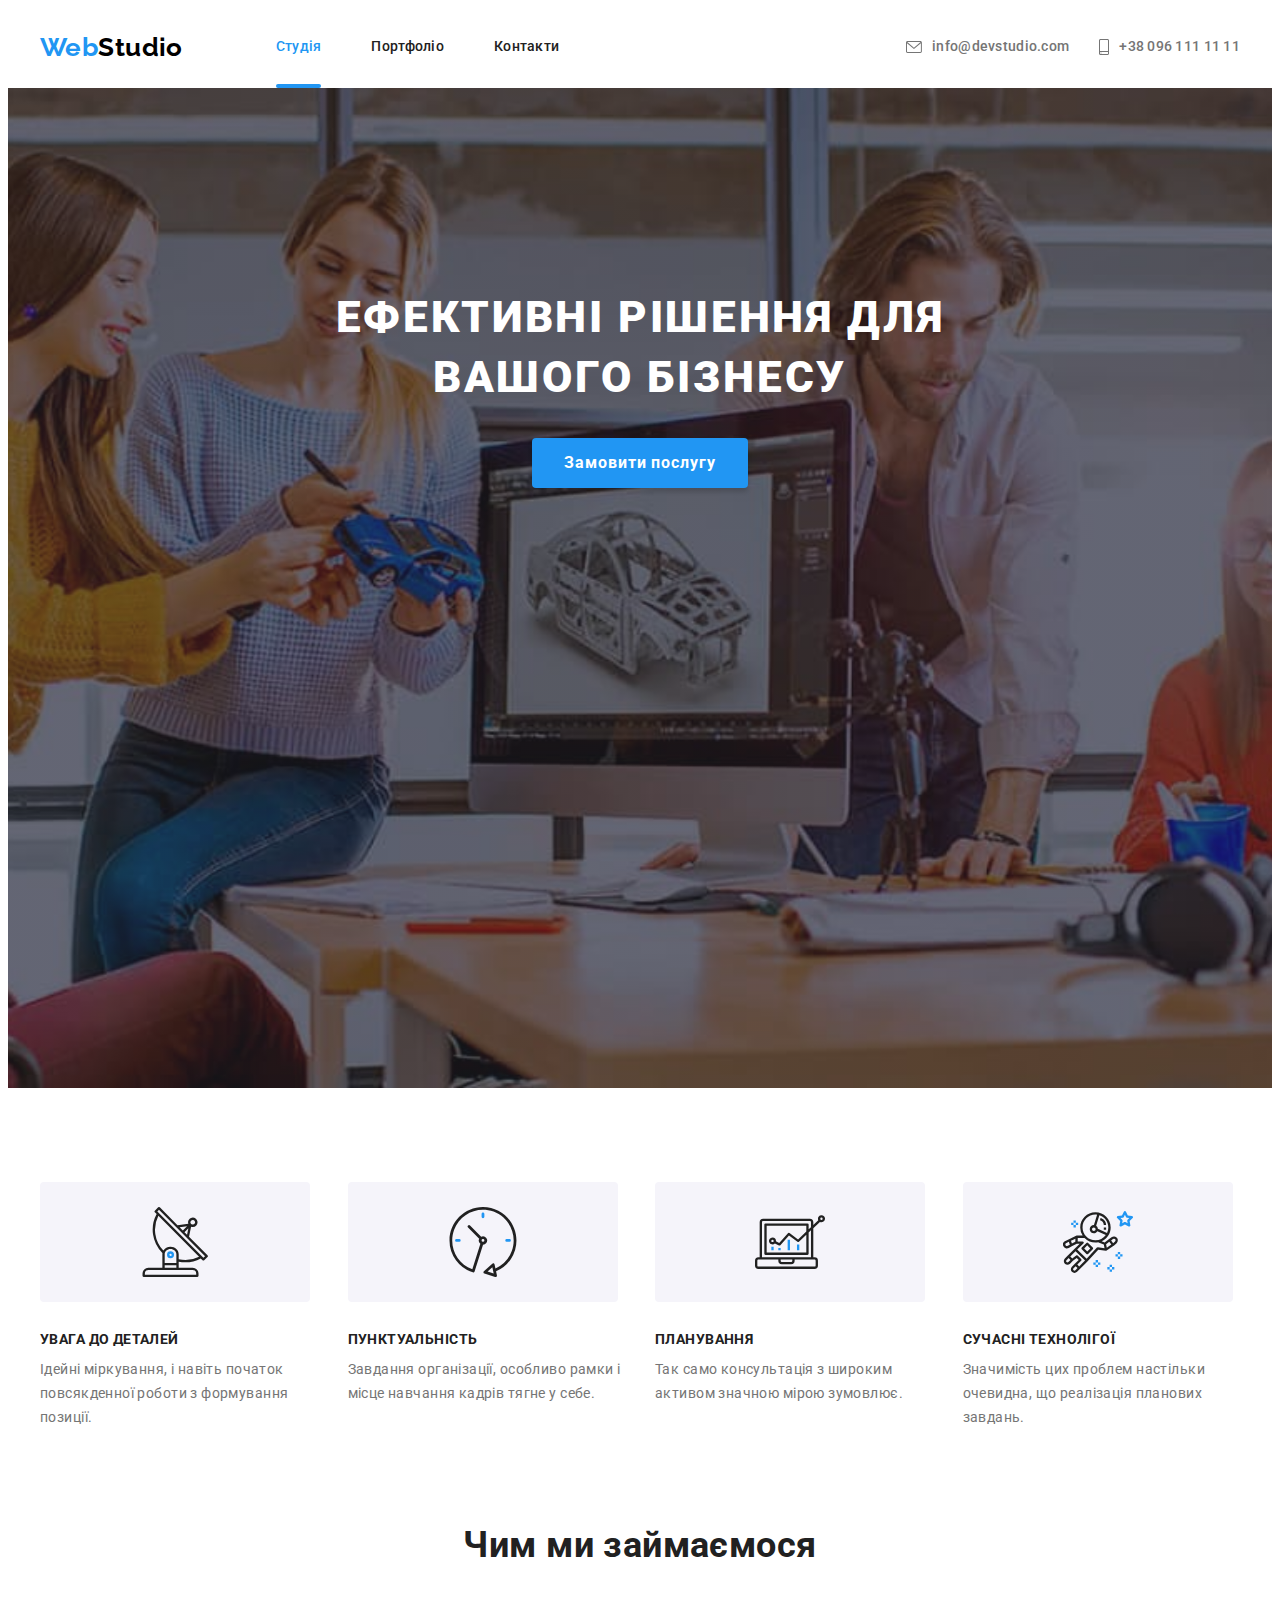
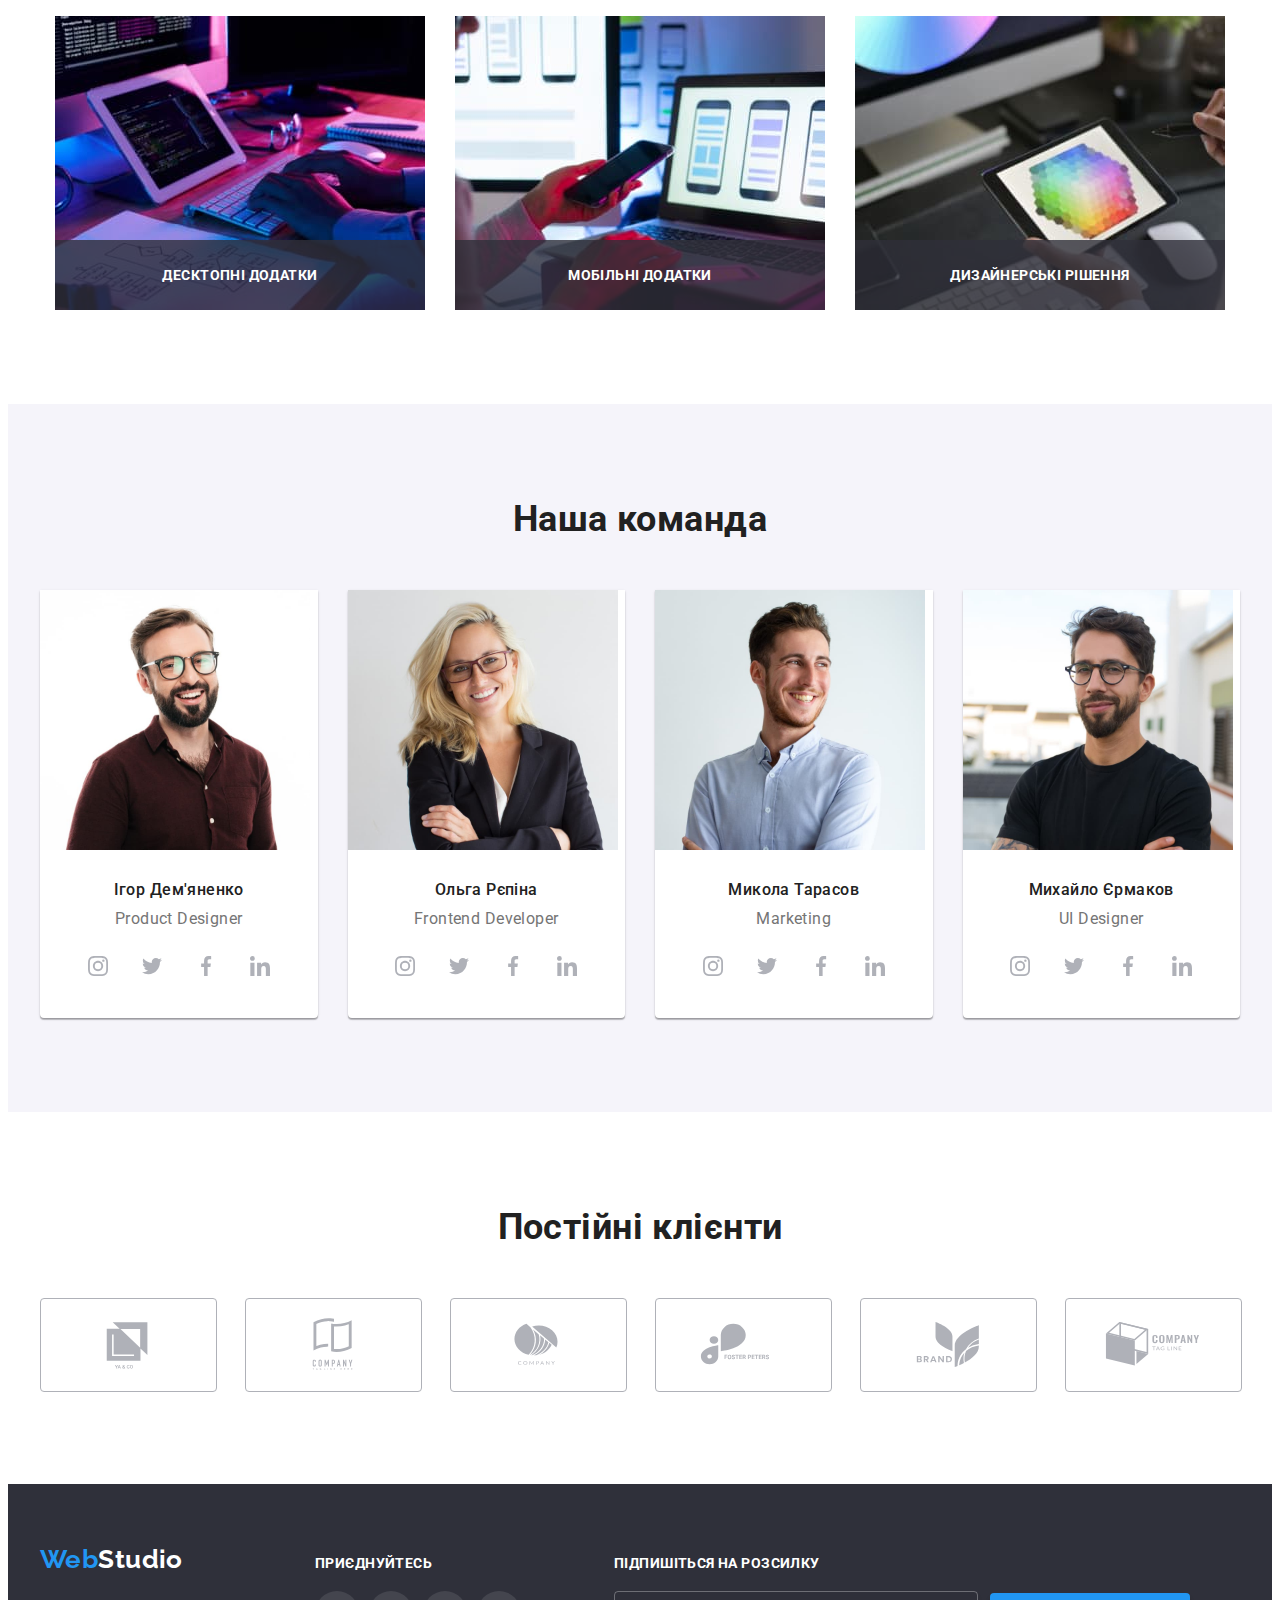
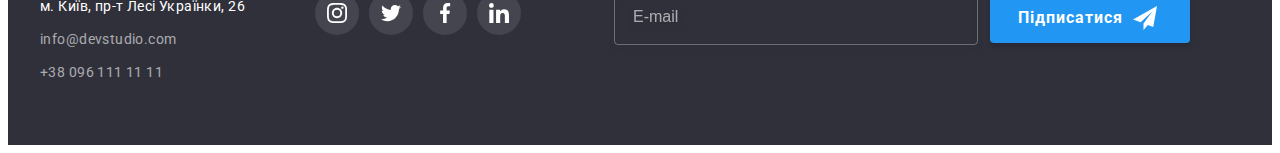
<file: index.html>
<!DOCTYPE html>
<html lang="uk">
  <head>
    <meta charset="UTF-8" />
    <meta http-equiv="X-UA-Compatible" content="IE=edge" />
    <meta name="viewport" content="width=device-width, initial-scale=1.0" />
    <title>Web-Studio-(Version-2.1)</title>
    <link rel="preconnect" href="https://fonts.googleapis.com" />
    <link rel="preconnect" href="https://fonts.gstatic.com" crossorigin />
    <link
      href="https://fonts.googleapis.com/css2?family=Raleway:wght@700&family=Roboto:wght@400;500;700;900&display=swap"
      rel="stylesheet"
    />
    <link
      rel="stylesheet"
      href="https://cdnjs.cloudflare.com/ajax/libs/modern-normalize/1.1.0/modern-normalize.min.css"
      integrity="sha512-wpPYUAdjBVSE4KJnH1VR1HeZfpl1ub8YT/NKx4PuQ5NmX2tKuGu6U/JRp5y+Y8XG2tV+wKQpNHVUX03MfMFn9Q=="
      crossorigin="anonymous"
      referrerpolicy="no-referrer"
    />
    <link rel="stylesheet" href="./css/main.min.css" />
  </head>
  <body>
    <header class="header">
      <div class="container header__container">
        <nav class="navigation">
          <a class="logo navigation__logo link" href="./index.html"
            >Web<span class="logo--dark">Studio</span></a
          >
          <ul class="meny list">
            <li class="meny__item">
              <a class="meny__link link current" href="./index.html">Студія</a>
            </li>
            <li class="meny__item">
              <a class="meny__link link" href="./portfolio.html">Портфоліо</a>
            </li>
            <li class="meny__item">
              <a class="meny__link link" href="#">Контакти</a>
            </li>
          </ul>
        </nav>
        <ul class="contacts list">
          <li class="cotacts__item">
            <a class="cotacts__link link" href="mailto:info@devstudio.com"
              ><svg class="contacts__icon" width="16" height="12">
                <use href="./images/icons.svg#icon-envelope"></use></svg
              >info@devstudio.com</a
            >
          </li>
          <li class="cotacts__item">
            <a class="cotacts__link link" href="tel:+380961111111"
              ><svg class="contacts__icon" width="10" height="16">
                <use href="./images/icons.svg#icon-smartphone"></use></svg
              >+38 096 111 11 11</a
            >
          </li>
        </ul>
      </div>
    </header>
    <main>
      <section class="hero hero__wrap">
        <div class="container">
          <h1 class="hero__title">Ефективні рішення для вашого бізнесу</h1>
          <button class="hero__btn" type="button" data-modal-open>
            Замовити послугу
          </button>
        </div>
      </section>
      <section class="advantage advantage__container">
        <div class="container">
          <h2 class="visually-hidden">Наші переваги</h2>
          <ul class="pic-list list">
            <li class="pic-list__item">
              <div class="pic-list__wrap">
                <svg class="pic-list__icon" width="70" height="70">
                  <use href="./images/icons.svg#icon-Antena"></use>
                </svg>
              </div>
              <h3 class="pic-list__title">увага до деталей</h3>
              <p class="pic-list__txt">
                Ідейні міркування, і навіть початок повсякденної роботи з
                формування позиції.
              </p>
            </li>
            <li class="pic-list__item">
              <div class="pic-list__wrap">
                <svg class="pic-list__icon" width="70" height="70">
                  <use href="./images/icons.svg#icon-clock"></use>
                </svg>
              </div>
              <h3 class="pic-list__title">пунктуальність</h3>
              <p class="pic-list__txt">
                Завдання організації, особливо рамки і місце навчання кадрів
                тягне у себе.
              </p>
            </li>
            <li class="pic-list__item">
              <div class="pic-list__wrap">
                <svg class="pic-list__icon" width="70" height="70">
                  <use href="./images/icons.svg#icon-diagram"></use>
                </svg>
              </div>
              <h3 class="pic-list__title">планування</h3>
              <p class="pic-list__txt">
                Так само консультація з широким активом значною мірою зумовлює.
              </p>
            </li>
            <li class="pic-list__item">
              <div class="pic-list__wrap">
                <svg class="pic-list__icon" width="70" height="70">
                  <use href="./images/icons.svg#icon-astronaut"></use>
                </svg>
              </div>
              <h3 class="pic-list__title">сучасні технолігої</h3>
              <p class="pic-list__txt">
                Значимість цих проблем настільки очевидна, що реалізація
                планових завдань.
              </p>
            </li>
          </ul>
        </div>
      </section>

      <section class="projects section">
        <div class="container">
          <h2 class="projects__title">Чим ми займаємося</h2>
          <ul class="card-list list">
            <li>
              <div class="card-list__thumb">
                <img
                  src="./images/tas-1.jpg"
                  alt="Працює на планшеті"
                  width="370"
                  height="294"
                />
                <p class="card-list__text">Десктопні додатки</p>
              </div>
            </li>
            <li>
              <div class="card-list__thumb">
                <img
                  src="./images/tas-2.jpg"
                  alt="Додатки на єкрані"
                  width="370"
                  height="294"
                />
                <p class="card-list__text">Мобільні додатки</p>
              </div>
            </li>
            <li>
              <div class="card-list__thumb">
                <img
                  src="./images/tas-3.jpg"
                  alt="Фігура на планшеті"
                  width="370"
                  height="294"
                />
                <p class="card-list__text">Дизайнерські рішення</p>
              </div>
            </li>
          </ul>
        </div>
      </section>
      <section class="team section">
        <div class="container">
          <h2 class="team__title">Наша команда</h2>
          <ul class="people-list list">
            <li class="people-list__item">
              <img
                src="./images/team-1.jpg"
                alt="Усміхнений хлопець в окулярах"
                width="270"
                height="260"
              />
              <div class="people-list__wrap">
                <h3 class="people-list__name">Ігор Дем'яненко</h3>
                <p class="people-list__job">Product Designer</p>
                <ul class="soc-list list">
                  <li class="soc-list__item">
                    <a class="soc-list__link link" href=""
                      ><svg class="soc-list__icon" width="20" height="20">
                        <use
                          href="./images/icons.svg#icon-instagram"
                        ></use></svg
                    ></a>
                  </li>
                  <li class="soc-list__item">
                    <a class="soc-list__link link" href=""
                      ><svg class="soc-list__icon" width="20" height="20">
                        <use href="./images/icons.svg#icon-twitter"></use></svg
                    ></a>
                  </li>
                  <li class="soc-list__item">
                    <a class="soc-list__link link" href=""
                      ><svg class="soc-list__icon" width="20" height="20">
                        <use href="./images/icons.svg#icon-facebook"></use></svg
                    ></a>
                  </li>
                  <li class="soc-list__item">
                    <a class="soc-list__link link" href=""
                      ><svg class="soc-list__icon" width="20" height="20">
                        <use href="./images/icons.svg#icon-linkedin"></use></svg
                    ></a>
                  </li>
                </ul>
              </div>
            </li>
            <li class="people-list__item">
              <img
                src="./images/team-2.jpg"
                alt="Дівчина в окулярах"
                width="270"
                height="260"
              />
              <div class="people-list__wrap">
                <h3 class="people-list__name">Ольга Рєпіна</h3>
                <p class="people-list__job">Frontend Developer</p>
                <ul class="soc-list list">
                  <li class="soc-list__item">
                    <a class="soc-list__link link" href=""
                      ><svg class="soc-list__icon" width="20" height="20">
                        <use
                          href="./images/icons.svg#icon-instagram"
                        ></use></svg
                    ></a>
                  </li>
                  <li class="soc-list__item">
                    <a class="soc-list__link link" href=""
                      ><svg class="soc-list__icon" width="20" height="20">
                        <use href="./images/icons.svg#icon-twitter"></use></svg
                    ></a>
                  </li>
                  <li class="soc-list__item">
                    <a class="soc-list__link link" href=""
                      ><svg class="soc-list__icon" width="20" height="20">
                        <use href="./images/icons.svg#icon-facebook"></use></svg
                    ></a>
                  </li>
                  <li class="soc-list__item">
                    <a class="soc-list__link link" href=""
                      ><svg class="soc-list__icon" width="20" height="20">
                        <use href="./images/icons.svg#icon-linkedin"></use></svg
                    ></a>
                  </li>
                </ul>
              </div>
            </li>
            <li class="people-list__item">
              <img
                src="./images/team-3.jpg"
                alt="Усміхнений хлопець"
                width="270"
                height="260"
              />
              <div class="people-list__wrap">
                <h3 class="people-list__name">Микола Тарасов</h3>
                <p class="people-list__job">Marketing</p>
                <ul class="soc-list list">
                  <li class="soc-list__item">
                    <a class="soc-list__link link" href=""
                      ><svg class="soc-list__icon" width="20" height="20">
                        <use
                          href="./images/icons.svg#icon-instagram"
                        ></use></svg
                    ></a>
                  </li>
                  <li class="soc-list__item">
                    <a class="soc-list__link link" href=""
                      ><svg class="soc-list__icon" width="20" height="20">
                        <use href="./images/icons.svg#icon-twitter"></use></svg
                    ></a>
                  </li>
                  <li class="soc-list__item">
                    <a class="soc-list__link link" href=""
                      ><svg class="soc-list__icon" width="20" height="20">
                        <use href="./images/icons.svg#icon-facebook"></use></svg
                    ></a>
                  </li>
                  <li class="soc-list__item">
                    <a class="soc-list__link link" href=""
                      ><svg class="soc-list__icon" width="20" height="20">
                        <use href="./images/icons.svg#icon-linkedin"></use></svg
                    ></a>
                  </li>
                </ul>
              </div>
            </li>
            <li class="people-list__item">
              <img
                src="./images/team-4.jpg"
                alt="Хлопець в окулярах"
                width="270"
                height="260"
              />
              <div class="people-list__wrap">
                <h3 class="people-list__name">Михайло Єрмаков</h3>
                <p class="people-list__job">UI Designer</p>
                <ul class="soc-list list">
                  <li class="soc-list__item">
                    <a class="soc-list__link link" href=""
                      ><svg class="soc-list__icon" width="20" height="20">
                        <use
                          href="./images/icons.svg#icon-instagram"
                        ></use></svg
                    ></a>
                  </li>
                  <li class="soc-list__item">
                    <a class="soc-list__link link" href=""
                      ><svg class="soc-list__icon" width="20" height="20">
                        <use href="./images/icons.svg#icon-twitter"></use></svg
                    ></a>
                  </li>
                  <li class="soc-list__item">
                    <a class="soc-list__link link" href=""
                      ><svg class="soc-list__icon" width="20" height="20">
                        <use href="./images/icons.svg#icon-facebook"></use></svg
                    ></a>
                  </li>
                  <li class="soc-list__item">
                    <a class="soc-list__link link" href=""
                      ><svg class="soc-list__icon" width="20" height="20">
                        <use href="./images/icons.svg#icon-linkedin"></use></svg
                    ></a>
                  </li>
                </ul>
              </div>
            </li>
          </ul>
        </div>
      </section>
      <section class="clients section">
        <div class="container">
          <h2 class="clients__title">Постійні клієнти</h2>
          <ul class="icons-list list">
            <li class="icons-list__item">
              <a class="icons-list__link link" href=""
                ><svg class="icons-list__icon" width="106" height="60">
                  <use href="./images/icons.svg#icon-client-1"></use></svg
              ></a>
            </li>
            <li class="icons-list__item">
              <a class="icons-list__link link" href=""
                ><svg class="icons-list__icon" width="106" height="60">
                  <use href="./images/icons.svg#icon-client-2"></use></svg
              ></a>
            </li>
            <li class="icons-list__item">
              <a class="icons-list__link link" href=""
                ><svg class="icons-list__icon" width="106" height="60">
                  <use href="./images/icons.svg#icon-client-3"></use></svg
              ></a>
            </li>
            <li class="icons-list__item">
              <a class="icons-list__link link" href=""
                ><svg class="icons-list__icon" width="106" height="60">
                  <use href="./images/icons.svg#icon-client-4"></use></svg
              ></a>
            </li>
            <li class="icons-list__item">
              <a class="icons-list__link link" href=""
                ><svg class="icons-list__icon" width="106" height="60">
                  <use href="./images/icons.svg#icon-client-5"></use></svg
              ></a>
            </li>
            <li class="icons-list__item">
              <a class="icons-list__link link" href=""
                ><svg class="icons-list__icon" width="106" height="60">
                  <use href="./images/icons.svg#icon-client-6"></use></svg
              ></a>
            </li>
          </ul>
        </div>
      </section>
    </main>
    <footer class="footer footer__container">
      <div class="footer__address container">
        <div class="requisites requisites__container">
          <a class="logo footer__logo link" href="./index.html"
            >Web<span class="logo--light">Studio</span></a
          >
          <address class="requisites__main">
            <ul class="requisites__list list">
              <li class="requisites__item">
                <a
                  class="requisites__map link"
                  href="https://goo.gl/maps/8YUWCjoJRUapYNAK7"
                  target="_blank"
                  rel="noopener nofollow noreferrer"
                  >м. Київ, пр-т Лесі Українки, 26</a
                >
              </li>
              <li class="requisites__item">
                <a
                  class="requisites__link link"
                  href="mailto:info@devstudio.com"
                  >info@devstudio.com</a
                >
              </li>
              <li class="requisites__item">
                <a class="requisites__link link" href="tel:+380961111111"
                  >+38 096 111 11 11</a
                >
              </li>
            </ul>
          </address>
        </div>
        <div class="social social__container">
          <p class="social__text">приєднуйтесь</p>
          <ul class="social__list list">
            <li class="social__item">
              <a class="social__link link" href=""
                ><svg class="social__icon" width="20" height="20">
                  <use href="./images/icons.svg#icon-instagram"></use></svg
              ></a>
            </li>
            <li class="social__item">
              <a class="social__link link" href=""
                ><svg class="social__icon" width="20" height="20">
                  <use href="./images/icons.svg#icon-twitter"></use></svg
              ></a>
            </li>
            <li class="social__item">
              <a class="social__link link" href=""
                ><svg class="social__icon" width="20" height="20">
                  <use href="./images/icons.svg#icon-facebook"></use></svg
              ></a>
            </li>
            <li class="social__item">
              <a class="social__link link" href=""
                ><svg class="social__icon" width="20" height="20">
                  <use href="./images/icons.svg#icon-linkedin"></use></svg
              ></a>
            </li>
          </ul>
        </div>
        <div class="subscription">
          <p class="subscription__title">Підпишіться на розсилку</p>
          <form class="subscription__form">
            <input
              type="email"
              name="subscription-email"
              placeholder="E-mail"
              class="subscription__input"
            />
            <button type="submit" class="subscription__btn">
              Підписатися
              <svg class="subscription__icon" width="24" height="24">
                <use href="./images/icons.svg#icon-send"></use>
              </svg>
            </button>
          </form>
        </div>
      </div>
    </footer>
    <div class="backdrop is-hidden" data-modal>
      <div class="modal">
        <button type="button" class="modal-close" data-modal-close>
          <svg class="modal-icon" width="18" height="18">
            <use href="./images/icons.svg#icon-close-black"></use>
          </svg>
        </button>
        <p class="modal-title">Залиште свої дані, ми вам передзвонимо</p>
        <form class="modal-form">
          <div class="modal-field">
            <label for="user-name" class="input-label">Ім'я</label>
            <div class="input-wrap">
              <input
                type="text"
                name="user-name"
                id="user-name"
                class="modal-input"
              />
              <svg class="input-icon" width="18" height="18">
                <use href="./images/icons.svg#icon-person"></use>
              </svg>
            </div>
          </div>
          <div class="modal-field">
            <label for="user-tel" class="input-label">Телефон</label>
            <div class="input-wrap">
              <input
                type="tel"
                name="user-tel"
                id="user-tel"
                class="modal-input"
              />
              <svg class="input-icon" width="18" height="18">
                <use href="./images/icons.svg#icon-phone"></use>
              </svg>
            </div>
          </div>
          <div class="modal-field">
            <label for="user-email" class="input-label">Пошта</label>
            <div class="input-wrap">
              <input
                type="email"
                name="user-email"
                id="user-email"
                class="modal-input"
              />
              <svg class="input-icon" width="18" height="18">
                <use href="./images/icons.svg#icon-email"></use>
              </svg>
            </div>
          </div>
          <div class="modal-field">
            <label for="user-comment" class="input-label">Коментар</label>
            <textarea
              name="user-comment"
              id="user-comment"
              class="modal-text"
              placeholder="Введіть текст"
            ></textarea>
          </div>
          <div class="modal-field">
            <input
              type="checkbox"
              name="privacy"
              id="privacy"
              class="input-check visually-hidden"
            />
            <label for="privacy" class="check-text">
              <span>
                <svg class="check-icon" width="16" height="15">
                  <use href="./images/icons.svg#icon-check"></use>
                </svg>
              </span>
              Погоджуюся з розсилкою та приймаю
              <a href="#" class="check-link link">Умови договору</a></label
            >
          </div>
          <button type="submit" class="modal-form-btn">Відправити</button>
        </form>
      </div>
    </div>
    <script src="./js/modal.js"></script>
  </body>
</html>
</file>
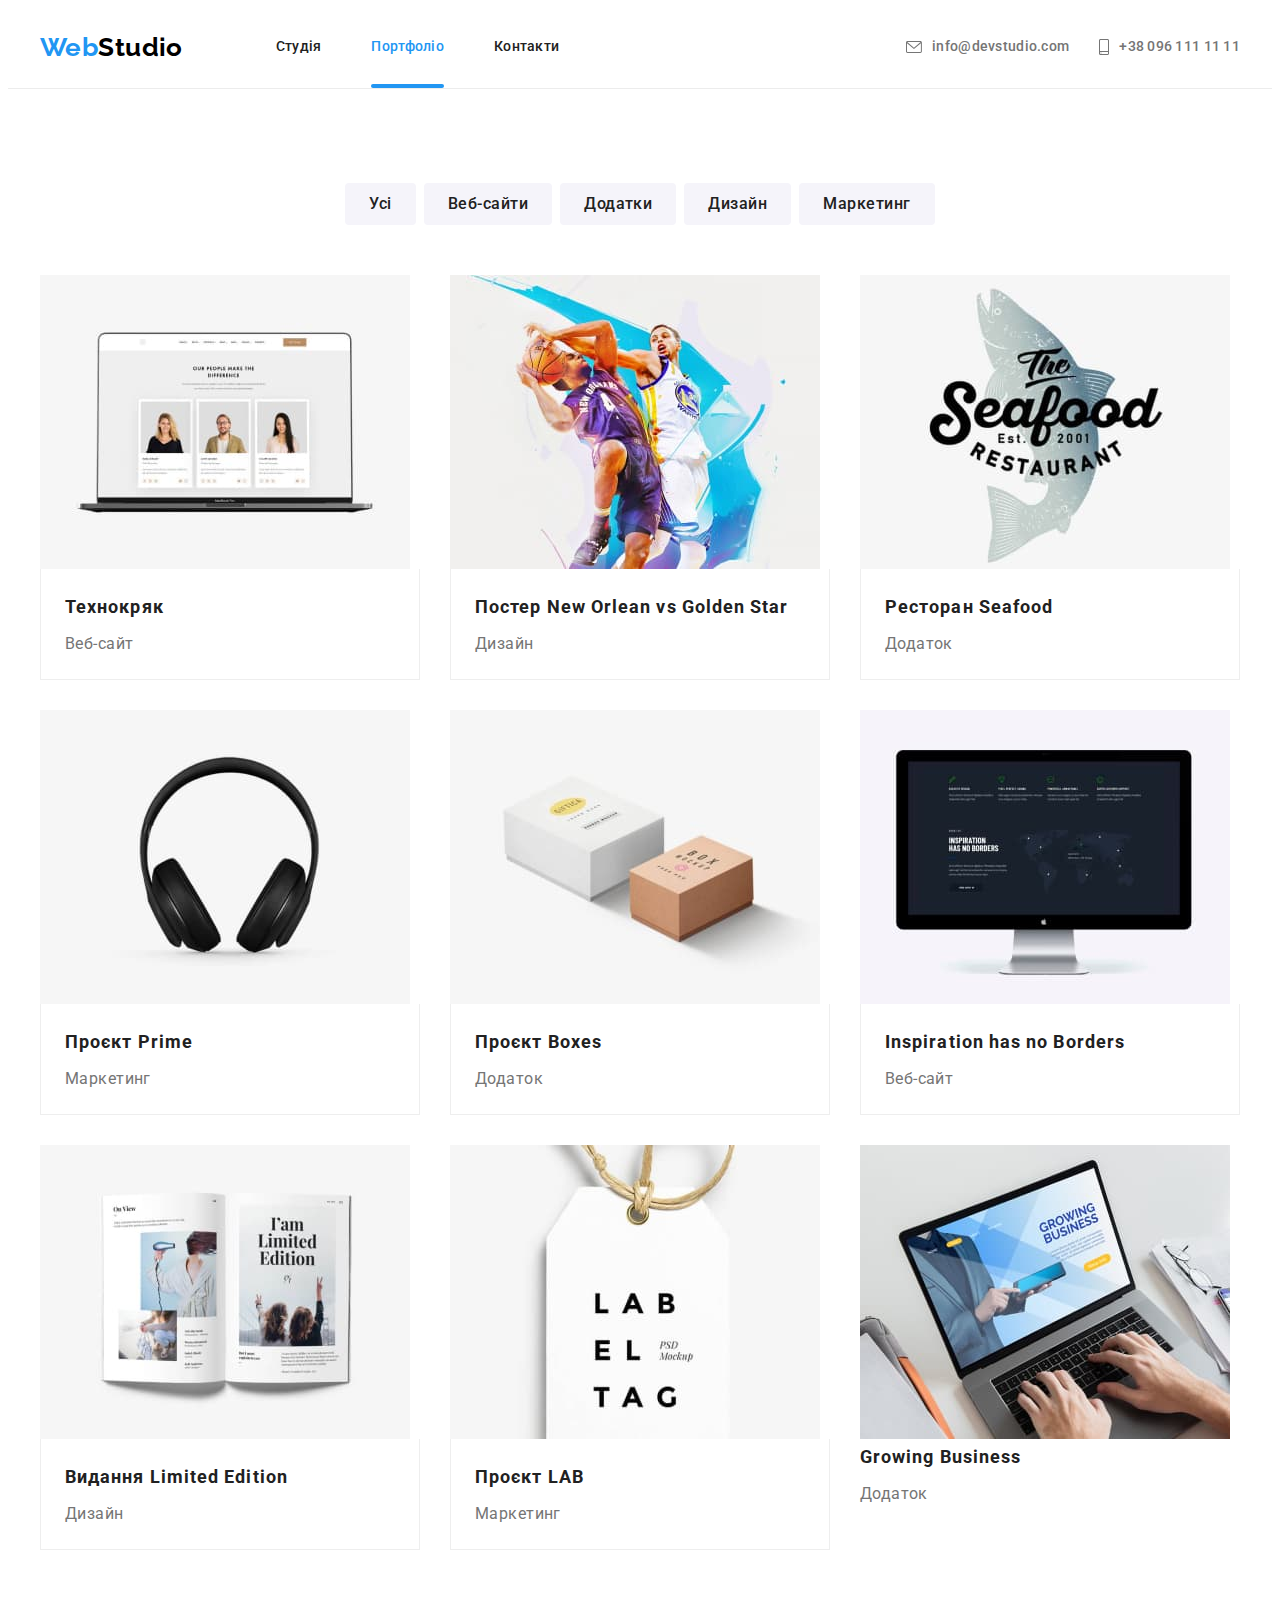
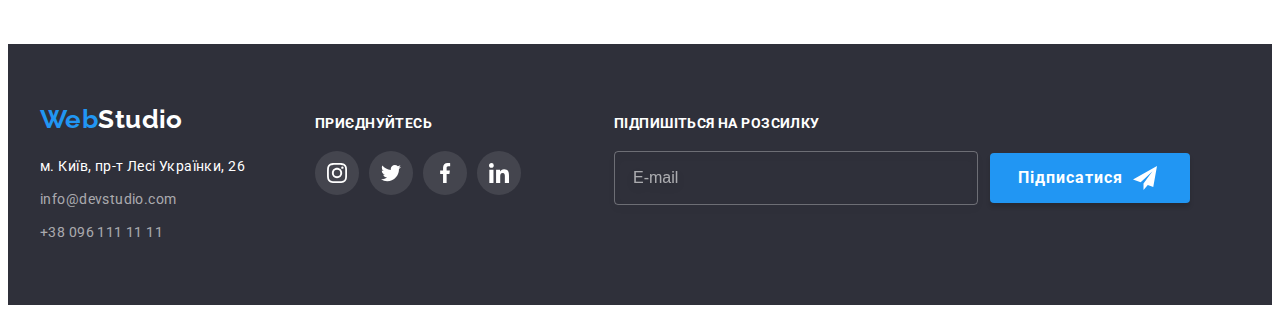
<file: portfolio.html>
<!DOCTYPE html>
<html lang="uk">
  <head>
    <meta charset="UTF-8" />
    <meta http-equiv="X-UA-Compatible" content="IE=edge" />
    <meta name="viewport" content="width=device-width, initial-scale=1.0" />
    <title>Web-Studio-(Version-2.1)</title>
    <link rel="preconnect" href="https://fonts.googleapis.com" />
    <link rel="preconnect" href="https://fonts.gstatic.com" crossorigin />
    <link
      href="https://fonts.googleapis.com/css2?family=Raleway:wght@700&family=Roboto:wght@400;500;700;900&display=swap"
      rel="stylesheet"
    />
    <link
      rel="stylesheet"
      href="https://cdnjs.cloudflare.com/ajax/libs/modern-normalize/1.1.0/modern-normalize.min.css"
      integrity="sha512-wpPYUAdjBVSE4KJnH1VR1HeZfpl1ub8YT/NKx4PuQ5NmX2tKuGu6U/JRp5y+Y8XG2tV+wKQpNHVUX03MfMFn9Q=="
      crossorigin="anonymous"
      referrerpolicy="no-referrer"
    />
    <link rel="stylesheet" href="./css/main.min.css" />
  </head>
  <body>
    <header class="header header__porfolio">
      <div class="container header__container">
        <nav class="navigation">
          <a class="logo navigation__logo link" href="./index.html"
            >Web<span class="logo--dark">Studio</span></a
          >
          <ul class="meny list">
            <li class="meny__item">
              <a class="meny__link link" href="./index.html">Студія</a>
            </li>
            <li class="meny__item">
              <a class="meny__link link current" href="./portfolio.html"
                >Портфоліо</a
              >
            </li>
            <li class="meny__item">
              <a class="meny__link link" href="#">Контакти</a>
            </li>
          </ul>
        </nav>
        <ul class="contacts list">
          <li class="cotacts__item">
            <a class="cotacts__link link" href="mailto:info@devstudio.com"
              ><svg class="contacts__icon" width="16" height="12">
                <use href="./images/icons.svg#icon-envelope"></use></svg
              >info@devstudio.com</a
            >
          </li>
          <li class="cotacts__item">
            <a class="cotacts__link link" href="tel:+380961111111"
              ><svg class="contacts__icon" width="10" height="16">
                <use href="./images/icons.svg#icon-smartphone"></use></svg
              >+38 096 111 11 11</a
            >
          </li>
        </ul>
      </div>
    </header>
    <main>
      <section class="portfolio section">
        <h1 class="visually-hidden">Наші роботи</h1>
        <div class="container">
          <ul class="filters list">
            <li class="filters__item">
              <button class="filters__btn" type="button">Усі</button>
            </li>
            <li class="filters__item">
              <button class="filters__btn" type="button">Веб-сайти</button>
            </li>
            <li class="filters__item">
              <button class="filters__btn" type="button">Додатки</button>
            </li>
            <li class="filters__item">
              <button class="filters__btn" type="button">Дизайн</button>
            </li>
            <li class="filters__item">
              <button class="filters__btn" type="button">Маркетинг</button>
            </li>
          </ul>

          <ul class="gallery list">
            <li class="gallery__item">
              <a class="gallery__link link" href="#">
                <div class="gallery__wrap">
                  <img
                    src="./images/portfolio-1.jpg"
                    alt="Три людини на екрані"
                    width="370"
                    height="294"
                  />
                  <p class="gallery__text">
                    Ресурс пропонує комплексні пропозиції з різним рівнем
                    функціоналу та сервісів. Все це дозволить відвідувачу
                    отримати вичерпні відомості про компанію чи приватну особу.
                  </p>
                </div>
                <div class="card-wrap">
                  <h2 class="card-wrap__title">Технокряк</h2>
                  <p class="card-wrap__text">Веб-сайт</p>
                </div>
              </a>
            </li>
            <li class="gallery__item">
              <a class="gallery__link link" href="#"
                ><div class="gallery__wrap">
                  <img
                    src="./images/portfolio-2.jpg"
                    alt="Два баскетболіста з м'ячем"
                    width="370"
                    height="294"
                  />
                  <p class="gallery__text">
                    Ресурс пропонує комплексні пропозиції з різним рівнем
                    функціоналу та сервісів. Все це дозволить відвідувачу
                    отримати вичерпні відомості про компанію чи приватну особу.
                  </p>
                </div>
                <div class="card-wrap">
                  <h2 class="card-wrap__title">
                    Постер New Orlean vs Golden Star
                  </h2>
                  <p class="card-wrap__text">Дизайн</p>
                </div></a
              >
            </li>
            <li class="gallery__item">
              <a class="gallery__link link" href="#"
                ><div class="gallery__wrap">
                  <img
                    src="./images/portfolio-3.jpg"
                    alt="Риба з текстом"
                    width="370"
                    height="294"
                  />
                  <p class="gallery__text">
                    Ресурс пропонує комплексні пропозиції з різним рівнем
                    функціоналу та сервісів. Все це дозволить відвідувачу
                    отримати вичерпні відомості про компанію чи приватну особу.
                  </p>
                </div>
                <div class="card-wrap">
                  <h2 class="card-wrap__title">Ресторан Seafood</h2>
                  <p class="card-wrap__text">Додаток</p>
                </div></a
              >
            </li>
            <li class="gallery__item">
              <a class="gallery__link link" href="#"
                ><div class="gallery__wrap">
                  <img
                    src="./images/portfolio-4.jpg"
                    alt="Чорні навушники"
                    width="370"
                    height="294"
                  />
                  <p class="gallery__text">
                    Ресурс пропонує комплексні пропозиції з різним рівнем
                    функціоналу та сервісів. Все це дозволить відвідувачу
                    отримати вичерпні відомості про компанію чи приватну особу.
                  </p>
                </div>
                <div class="card-wrap">
                  <h2 class="card-wrap__title">Проєкт Prime</h2>
                  <p class="card-wrap__text">Маркетинг</p>
                </div></a
              >
            </li>
            <li class="gallery__item">
              <a class="gallery__link link" href=""
                ><div class="gallery__wrap">
                  <img
                    src="./images/portfolio-5.jpg"
                    alt="Дві прямокутні коробочки"
                    width="370"
                    height="294"
                  />
                  <p class="gallery__text">
                    Ресурс пропонує комплексні пропозиції з різним рівнем
                    функціоналу та сервісів. Все це дозволить відвідувачу
                    отримати вичерпні відомості про компанію чи приватну особу.
                  </p>
                </div>
                <div class="card-wrap">
                  <h2 class="card-wrap__title">Проєкт Boxes</h2>
                  <p class="card-wrap__text">Додаток</p>
                </div></a
              >
            </li>
            <li class="gallery__item">
              <a class="gallery__link link" href="#"
                ><div class="gallery__wrap">
                  <img
                    src="./images/portfolio-6.jpg"
                    alt="Монітор"
                    width="370"
                    height="294"
                  />
                  <p class="gallery__text">
                    Ресурс пропонує комплексні пропозиції з різним рівнем
                    функціоналу та сервісів. Все це дозволить відвідувачу
                    отримати вичерпні відомості про компанію чи приватну особу.
                  </p>
                </div>
                <div class="card-wrap">
                  <h2 class="card-wrap__title">Inspiration has no Borders</h2>
                  <p class="card-wrap__text">Веб-сайт</p>
                </div></a
              >
            </li>
            <li class="gallery__item">
              <a class="gallery__link link" href="#"
                ><div class="gallery__wrap">
                  <img
                    src="./images/portfolio-7.jpg"
                    alt="Розгорнута книга"
                    width="370"
                    height="294"
                  />
                  <p class="gallery__text">
                    Ресурс пропонує комплексні пропозиції з різним рівнем
                    функціоналу та сервісів. Все це дозволить відвідувачу
                    отримати вичерпні відомості про компанію чи приватну особу.
                  </p>
                </div>
                <div class="card-wrap">
                  <h2 class="card-wrap__title">Видання Limited Edition</h2>
                  <p class="card-wrap__text">Дизайн</p>
                </div></a
              >
            </li>
            <li class="gallery__item">
              <a class="gallery__link link" href=""
                ><div class="gallery__wrap">
                  <img
                    src="./images/portfolio-8.jpg"
                    alt="Бірка"
                    width="370"
                    height="294"
                  />
                  <p class="gallery__text">
                    Ресурс пропонує комплексні пропозиції з різним рівнем
                    функціоналу та сервісів. Все це дозволить відвідувачу
                    отримати вичерпні відомості про компанію чи приватну особу.
                  </p>
                </div>
                <div class="card-wrap">
                  <h2 class="card-wrap__title">Проєкт LAB</h2>
                  <p class="card-wrap__text">Маркетинг</p>
                </div></a
              >
            </li>
            <li class="gallery__item">
              <a class="gallery__link link" href="#"
                ><div class="gallery__wrap">
                  <img
                    src="./images/portfolio-9.jpg"
                    alt="Працює за ноутбуком"
                    width="370"
                    height="294"
                  />
                  <p class="gallery__text">
                    Ресурс пропонує комплексні пропозиції з різним рівнем
                    функціоналу та сервісів. Все це дозволить відвідувачу
                    отримати вичерпні відомості про компанію чи приватну особу.
                  </p>
                </div>
                <div class="card-wrap__">
                  <h2 class="card-wrap__title">Growing Business</h2>
                  <p class="card-wrap__text">Додаток</p>
                </div></a
              >
            </li>
          </ul>
        </div>
      </section>
    </main>
    <footer class="footer footer__container">
      <div class="footer__address container">
        <div class="requisites requisites__container">
          <a class="logo footer__logo link" href="./index.html"
            >Web<span class="logo--light">Studio</span></a
          >
          <address class="requisites__main">
            <ul class="requisites__list list">
              <li class="requisites__item">
                <a
                  class="requisites__map link"
                  href="https://goo.gl/maps/8YUWCjoJRUapYNAK7"
                  target="_blank"
                  rel="noopener nofollow noreferrer"
                  >м. Київ, пр-т Лесі Українки, 26</a
                >
              </li>
              <li class="requisites__item">
                <a
                  class="requisites__link link"
                  href="mailto:info@devstudio.com"
                  >info@devstudio.com</a
                >
              </li>
              <li class="requisites__item">
                <a class="requisites__link link" href="tel:+380961111111"
                  >+38 096 111 11 11</a
                >
              </li>
            </ul>
          </address>
        </div>
        <div class="social social__container">
          <p class="social__text">приєднуйтесь</p>
          <ul class="social__list list">
            <li class="social__item">
              <a class="social__link link" href=""
                ><svg class="social__icon" width="20" height="20">
                  <use href="./images/icons.svg#icon-instagram"></use></svg
              ></a>
            </li>
            <li class="social__item">
              <a class="social__link link" href=""
                ><svg class="social__icon" width="20" height="20">
                  <use href="./images/icons.svg#icon-twitter"></use></svg
              ></a>
            </li>
            <li class="social__item">
              <a class="social__link link" href=""
                ><svg class="social__icon" width="20" height="20">
                  <use href="./images/icons.svg#icon-facebook"></use></svg
              ></a>
            </li>
            <li class="social__item">
              <a class="social__link link" href=""
                ><svg class="social__icon" width="20" height="20">
                  <use href="./images/icons.svg#icon-linkedin"></use></svg
              ></a>
            </li>
          </ul>
        </div>
        <div class="subscription">
          <p class="subscription__title">Підпишіться на розсилку</p>
          <form class="subscription__form">
            <input
              type="email"
              name="subscription-email"
              placeholder="E-mail"
              class="subscription__input"
            />
            <button type="submit" class="subscription__btn">
              Підписатися
              <svg class="subscription__icon" width="24" height="24">
                <use href="./images/icons.svg#icon-send"></use>
              </svg>
            </button>
          </form>
        </div>
      </div>
    </footer>
  </body>
</html>
</file>
<file: css/main.min.css>
:root{--main-background-color: #FFFFFF;--second-background-color: #2F303A;--first-logo-part-color: #000000;--second-logo-part-color: #FFFFFF;--hero-btn-color: #FFFFFF;--hero-btn-background-color: #2196F3;--header-link-color: #212121;--first-contacts-color: #757575;--main-title-color: #FFFFFF;--second-title-color: #212121;--main-text-color: #757575;--address-map-color: #FFFFFF;--background-items-color: #FFFFFF;--backgrounds-team-color: #F5F4FA;--portfolio-btn-color: #212121;--portfolio-btn-background-color: #F5F4FA;--porfolio-btn-active-color: #FFFFFF;--accent-color: #2196F3;--main-trans-duration: 250ms;--main-trans-timing-func: cubic-bezier(0.4, 0, 0.2, 1)}p,h1,h2,h3,h4,h5,h6{margin:0}ul,ol{margin:0;padding-left:0}button{cursor:pointer}address{font-style:normal}img{display:block;max-width:100%;height:auto}body{font-family:"roboto","sans-serif";letter-spacing:.03em;font-size:14px;background-color:var(--main-background-color)}.list{list-style:none}.link{text-decoration:none}.section{padding-top:94px;padding-bottom:94px}.visually-hidden{position:absolute;white-space:nowrap;width:1px;height:1px;overflow:hidden;border:0;padding:0;clip:rect(0 0 0 0);-webkit-clip-path:inset(50%);clip-path:inset(50%);margin:-1px}.container{width:1200px;padding-left:15px;padding-right:15px;margin:0 auto}.backdrop{top:0;left:0;width:100%;height:100%;background-color:rgba(0,0,0,.2);position:fixed;transition-property:opacity,visibility;--main-trans-duration: 250ms;--main-trans-timing-func: cubic-bezier(0.4, 0, 0.2, 1)}.modal{width:528px;min-height:581px;padding:40px;background-color:#fff;box-shadow:0px 1px 3px rgba(0,0,0,.12),0px 1px 1px rgba(0,0,0,.14),0px 2px 1px rgba(0,0,0,.2);border-radius:4px;position:absolute;top:50%;left:50%;transform:translate(-50%, -50%) scaleY(1);transition-property:transform;--main-trans-duration: 250ms;--main-trans-timing-func: cubic-bezier(0.4, 0, 0.2, 1)}.backdrop.is-hidden .modal{transform:translate(-50%, -50%) scaleY(0)}.modal-close{position:absolute;top:10px;right:10px;width:30px;height:30px;border-radius:50%;background:#fff;border:1px solid rgba(0,0,0,.1);display:flex;align-items:center;justify-content:center;cursor:pointer}.modal-icon{transition-property:fill;--main-trans-duration: 250ms;--main-trans-timing-func: cubic-bezier(0.4, 0, 0.2, 1)}.modal-close:hover .modal-icon{fill:var(--accent-color)}.modal-close:focus .modal-icon{fill:var(--accent-color)}.backdrop.is-hidden{opacity:0;visibility:hidden;pointer-events:none}.modal-title{font-weight:700;font-size:20px;line-height:23px;text-align:center;margin-bottom:12px;color:#212121}.modal-field{margin-bottom:10px}.input-label{display:block;font-weight:400;font-size:12px;line-height:.86;letter-spacing:.01em;color:#757575;margin-bottom:4px}.modal-input{width:100%;height:40px;border:1px solid rgba(33,33,33,.2);border-radius:4px;padding-left:30px;outline:rgba(0,0,0,0);transition-property:border-color;transition-duration:var(--main-trans-duration);transition-timing-function:var(--main-trans-timing-func)}.modal-input:focus{border-color:var(--accent-color)}.input-wrap{position:relative}.input-icon{position:absolute;left:8px;top:50%;transform:translateY(-50%);transition-property:fill;--main-trans-duration: 250ms;--main-trans-timing-func: cubic-bezier(0.4, 0, 0.2, 1)}.modal-input:focus+.input-icon{fill:var(--accent-color)}.modal-text{width:100%;min-height:120px;padding:12px 16px;border:1px solid rgba(33,33,33,.2);border-radius:4px;outline:rgba(0,0,0,0);resize:none;transition-property:border-color;transition-duration:var(--main-trans-duration);transition-timing-function:var(--main-trans-timing-func)}.modal-text:focus{border-color:var(--accent-color)}.modal-text::-moz-placeholder{font-weight:400;font-size:12px;line-height:.86x;letter-spacing:.01em;color:rgba(117,117,117,.5)}.modal-text:-ms-input-placeholder{font-weight:400;font-size:12px;line-height:.86x;letter-spacing:.01em;color:rgba(117,117,117,.5)}.modal-text::placeholder{font-weight:400;font-size:12px;line-height:.86x;letter-spacing:.01em;color:rgba(117,117,117,.5)}.check-text{display:flex;justify-content:center;align-items:center;font-weight:400;line-height:1.71;color:#757575}.check-link{position:relative;font-weight:400;line-height:1.71;margin-left:5px;color:#2196f3}.check-link::after{content:"";position:absolute;left:0;bottom:6px;width:100%;height:1px;background-color:var(--accent-color)}.check-text span{width:16px;height:15px;border:2px solid #212121;border-radius:2px;display:flex;align-items:center;justify-content:center;margin-right:7px;fill:rgba(0,0,0,0);transition-property:border-color;--main-trans-duration: 250ms;--main-trans-timing-func: cubic-bezier(0.4, 0, 0.2, 1)}.input-check:checked+.check-text span{background-color:var(--accent-color);border-color:rgba(0,0,0,0);fill:#fff}.input-check:focus+.check-text span{border-color:var(--accent-color)}.modal-form-btn{font-family:inherit;font-weight:700;font-size:16px;line-height:1.88;display:flex;align-items:center;text-align:center;letter-spacing:.06em;margin:30px auto;padding:10px 52px;border:none;background-color:var(--accent-color);box-shadow:0px 4px 4px rgba(0,0,0,.15);border-radius:4px;color:#fff;transition-property:background-color;transition-duration:var(--main-trans-duration);transition-timing-function:var(--main-trans-timing-func)}.modal-form-btn:hover,.modal-form-btn:focus{background-color:#188ce8}.header__container{display:flex;justify-content:space-between;align-items:center;padding-top:24px;padding-bottom:25px}.navigation{display:flex;align-items:center}.meny{display:flex;gap:50px}.meny__link{display:block;position:relative;font-weight:500;line-height:1.14;letter-spacing:.02em;color:var(--header-link-color);transition-property:color;transition-duration:var(--main-trans-duration);transition-timing-function:var(--main-trans-timing-func)}.meny__link:hover,.meny__link:focus{color:var(--accent-color)}.current{color:var(--accent-color)}.current::after{content:"";position:absolute;bottom:-33px;right:0;width:100%;height:4px;background:currentColor;border-radius:2px}.logo{font-family:"Raleway","sans-serif";font-weight:700;font-size:26px;line-height:1.19;color:var(--accent-color);display:inline-block}.navigation__logo{margin-right:93px}.logo--dark{color:var(--first-logo-part-color)}.logo--light{color:var(--second-logo-part-color)}.contacts{display:flex;gap:30px}.cotacts__link{font-weight:500;line-height:1.14;letter-spacing:.02em;color:var(--first-contacts-color);display:flex;align-items:center;transition-property:color;--main-trans-duration: 250ms;--main-trans-timing-func: cubic-bezier(0.4, 0, 0.2, 1)}.cotacts__link:hover,.cotacts__link:focus{color:var(--accent-color)}.contacts__icon{fill:#757575;margin-right:10px;transition-property:fill;--main-trans-duration: 250ms;--main-trans-timing-func: cubic-bezier(0.4, 0, 0.2, 1)}.cotacts__link:hover .contacts__icon{fill:var(--accent-color)}.cotacts__link:focus .contacts__icon{fill:var(--accent-color)}.hero{padding-top:200px;padding-bottom:200px;background-color:var(--second-background-color);background-image:linear-gradient(rgba(47, 48, 58, 0.4), rgba(47, 48, 58, 0.4)),url(../images/hero-bg.jpg);background-repeat:no-repeat;background-size:cover;background-position:center;max-width:1600px;height:600px}.hero__wrap{margin:0 auto}.hero__title{font-weight:900;font-size:44px;line-height:1.36;text-align:center;letter-spacing:.06em;text-transform:uppercase;color:var(--main-title-color);max-width:696px;margin:0 auto;margin-bottom:30px}.hero__btn{font-family:inherit;font-weight:700;font-size:16px;line-height:1.88;display:flex;align-items:center;text-align:center;letter-spacing:.06em;color:var(--hero-btn-color);background:var(--hero-btn-background-color);box-shadow:0px 4px 4px rgba(0,0,0,.15);border-radius:4px;border:none;margin:0 auto;padding:10px 32px;min-width:216px;transition-property:background-color,box-shadow;transition-duration:var(--main-trans-duration);transition-timing-function:var(--main-trans-timing-func)}.hero__btn:hover,.hero__btn:focus{background-color:#188ce8;box-shadow:0px 4px 4px rgba(0,0,0,.15)}.advantage__container{padding-top:94px}.pic-list{display:flex;gap:30px}.pic-list__item{flex-basis:calc((100% - 90px)/4)}.pic-list__wrap{width:270px;height:120px;background:#f5f4fa;border-radius:4px;display:flex;align-items:center;justify-content:center;margin-bottom:30px}.pic-list__title{font-weight:700;font-size:14px;line-height:1.14;text-transform:uppercase;margin-bottom:10px;color:var(--second-title-color)}.pic-list__txt{line-height:1.71;color:var(--main-text-color)}.projects__title{font-weight:700;font-size:36px;line-height:1.17;text-align:center;color:var(--second-title-color);margin-bottom:50px}.card-list{display:flex;justify-content:center;gap:30px}.card-list__thumb{position:relative}.card-list__text{position:absolute;bottom:0;width:100%;display:flex;justify-content:center;align-items:center;height:70px;background-color:rgba(47,48,58,.8);font-weight:700;line-height:16px;text-transform:uppercase;color:#fff}.team{background:var(--backgrounds-team-color)}.team__title{font-weight:700;font-size:36px;line-height:1.17;text-align:center;color:var(--second-title-color);margin-bottom:50px}.people-list{display:flex;gap:30px}.people-list__item{background:var(--background-items-color);box-shadow:0px 1px 3px rgba(0,0,0,.12),0px 1px 1px rgba(0,0,0,.14),0px 2px 1px rgba(0,0,0,.2);border-radius:0px 0px 4px 4px;flex-basis:calc((100% - 90px)/4)}.people-list__name{font-weight:500;font-size:16px;line-height:1.19;text-align:center;color:var(--second-title-color);margin-bottom:10px}.people-list__job{font-size:16px;line-height:1.19;text-align:center;color:var(--main-text-color);margin-bottom:16px}.people-list__wrap{padding-top:30px;padding-bottom:30px}.soc-list{display:flex;justify-content:center;gap:10px}.soc-list__item{width:44px;height:44px}.soc-list__link{width:100%;height:100%;border-radius:50%;display:flex;align-items:center;justify-content:center;transition-property:background-color;transition-duration:var(--main-trans-duration);transition-timing-function:var(--main-trans-timing-func)}.soc-list__link:hover,.soc-list__link:focus{background-color:var(--accent-color)}.soc-list__icon{fill:#afb1b8;transition-property:fill;transition-duration:var(--main-trans-duration);transition-timing-function:var(--main-trans-timing-func)}.soc-list__link:hover .soc-list__icon{fill:#fff}.soc-list__link:focus .soc-list__icon{fill:#fff}.clients__title{font-weight:700;font-size:36px;line-height:42px;text-align:center;color:var(--second-title-color);margin-bottom:50px}.icons-list{display:flex;gap:30px}.icons-list__item{height:92px;flex-basis:calc((100% - 150px)/6)}.icons-list__link{width:100%;height:100%;border:1px solid #afb1b8;border-radius:4px;display:flex;align-items:center;justify-content:center;transition-property:border-color;--main-trans-duration: 250ms;--main-trans-timing-func: cubic-bezier(0.4, 0, 0.2, 1)}.icons-list__link:hover,.icons-list__link:focus{border-color:var(--accent-color)}.icons-list__icon{fill:#afb1b8;transition-property:fill;transition-duration:var(--main-trans-duration);transition-timing-function:var(--main-trans-timing-func)}.icons-list__link:hover .icons-list__icon{fill:var(--accent-color)}.icons-list__link:focus .icons-list__icon{fill:var(--accent-color)}.footer__container{padding-top:60px;padding-bottom:60px;background-color:var(--second-background-color)}.footer__address{display:flex;align-items:baseline}.footer__logo{margin-bottom:20px}.requisites__container{margin-right:70px}.requisites__item:not(:last-child){margin-bottom:9px;display:block}.requisites__map{font-style:normal;line-height:1.71;color:var(--address-map-color);transition-property:color;--main-trans-duration: 250ms;--main-trans-timing-func: cubic-bezier(0.4, 0, 0.2, 1)}.requisites__map:hover,.requisites__map:focus{color:var(--accent-color)}.requisites__link{font-style:normal;line-height:1.71;color:rgba(255,255,255,.6);transition-property:color;transition-duration:var(--main-trans-duration);transition-timing-function:var(--main-trans-timing-func)}.requisites__link:hover,.requisites__link:focus{color:var(--accent-color)}.social__container{margin-right:93px}.social__text{font-weight:700;line-height:16px;color:#fff;margin-bottom:20px;text-transform:uppercase}.social__list{display:flex;justify-content:center;gap:10px}.social__item{width:44px;height:44px}.social__link{width:100%;height:100%;border-radius:50%;background-color:rgba(255,255,255,.1);display:flex;align-items:center;justify-content:center;transition-property:background-color;--main-trans-duration: 250ms;--main-trans-timing-func: cubic-bezier(0.4, 0, 0.2, 1)}.social__link:hover,.social__link:focus{background-color:var(--accent-color)}.social__icon{fill:#fff}.subscription__title{font-weight:700;line-height:16px;text-transform:uppercase;color:#fff;margin-bottom:20px}.subscription__form{display:flex;align-items:center;justify-content:center}.subscription__input{width:358px;height:50px;border:1px solid rgba(255,255,255,.3);filter:drop-shadow(0px 4px 4px rgba(0, 0, 0, 0.15));border-radius:4px;background-color:rgba(0,0,0,0);margin-right:12px;transition-property:border-color;transition-duration:var(--main-trans-duration);transition-timing-function:var(--main-trans-timing-func)}.subscription__input::-moz-placeholder{padding-left:16px;font-weight:400;font-size:16px;line-height:1.25;color:rgba(255,255,255,.6)}.subscription__input:-ms-input-placeholder{padding-left:16px;font-weight:400;font-size:16px;line-height:1.25;color:rgba(255,255,255,.6)}.subscription__input::placeholder{padding-left:16px;font-weight:400;font-size:16px;line-height:1.25;color:rgba(255,255,255,.6)}.subscription__input:focus{border-color:var(--accent-color)}.subscription__btn{font-family:"Roboto";font-weight:700;font-size:16px;line-height:1.88;width:200px;height:50px;padding-top:10px;padding-bottom:10px;padding-left:28px;display:inline-flex;align-items:center;text-align:center;letter-spacing:.06em;color:#fff;background:#2196f3;border:none;box-shadow:0px 4px 4px rgba(0,0,0,.15);border-radius:4px;transition-property:background-color;--main-trans-duration: 250ms;--main-trans-timing-func: cubic-bezier(0.4, 0, 0.2, 1)}.subscription__btn:focus{background-color:#188ce8}.subscription__icon{margin-left:10px}.header__porfolio{border-bottom:1px solid #ececec}.filters{margin-bottom:50px;display:flex;justify-content:center;gap:8px}.filters__btn{font-family:inherit;font-style:normal;font-weight:500;font-size:16px;line-height:1.62;letter-spacing:.03em;color:var(--portfolio-btn-color);background:var(--portfolio-btn-background-color);border-radius:4px;cursor:pointer;border-color:rgba(0,0,0,0);padding:6px 22px;transition-property:background-color,color,box-shadow;transition-duration:var(--main-trans-duration);transition-timing-function:var(--main-trans-timing-func)}.filters__btn:hover,.filters__btn:focus{background-color:var(--accent-color);color:var(--porfolio-btn-active-color);box-shadow:0px 3px 1px rgba(0,0,0,.1),0px 1px 2px rgba(0,0,0,.08),0px 2px 2px rgba(0,0,0,.12)}.gallery{display:flex;flex-wrap:wrap;gap:30px}.gallery__item{flex-basis:calc((100% - 60px)/3);background:var(--background-items-color)}.gallery__link{display:block;transition-property:box-shadow;transition-duration:var(--main-trans-duration);transition-timing-function:var(--main-trans-timing-func)}.gallery__link:hover,.gallery__link:focus{box-shadow:0px 1px 1px rgba(0,0,0,.12),0px 4px 4px rgba(0,0,0,.06),1px 4px 6px rgba(0,0,0,.16)}.gallery__wrap{position:relative;overflow:hidden}.gallery__text{position:absolute;top:0;left:0;padding:63px 24px;width:100%;height:100%;font-size:18px;line-height:1.6;color:#fff;background:rgba(33,150,243,.9);transform:translateY(100%);transition-property:transform;transition-duration:var(--main-trans-duration);transition-timing-function:var(--main-trans-timing-func)}.gallery__link:hover .gallery__text{transform:translateY(0)}.gallery__link:focus .gallery__text{transform:translateY(0)}.card-wrap{padding:20px 24px;border:1px solid #eee;border-top:none}.card-wrap__title{font-weight:700;font-size:18px;line-height:2;letter-spacing:.06em;color:var(--second-title-color);margin-bottom:4px}.card-wrap__text{font-size:16px;line-height:1.88;color:var(--main-text-color)}/*# sourceMappingURL=main.min.css.map */
</file>
